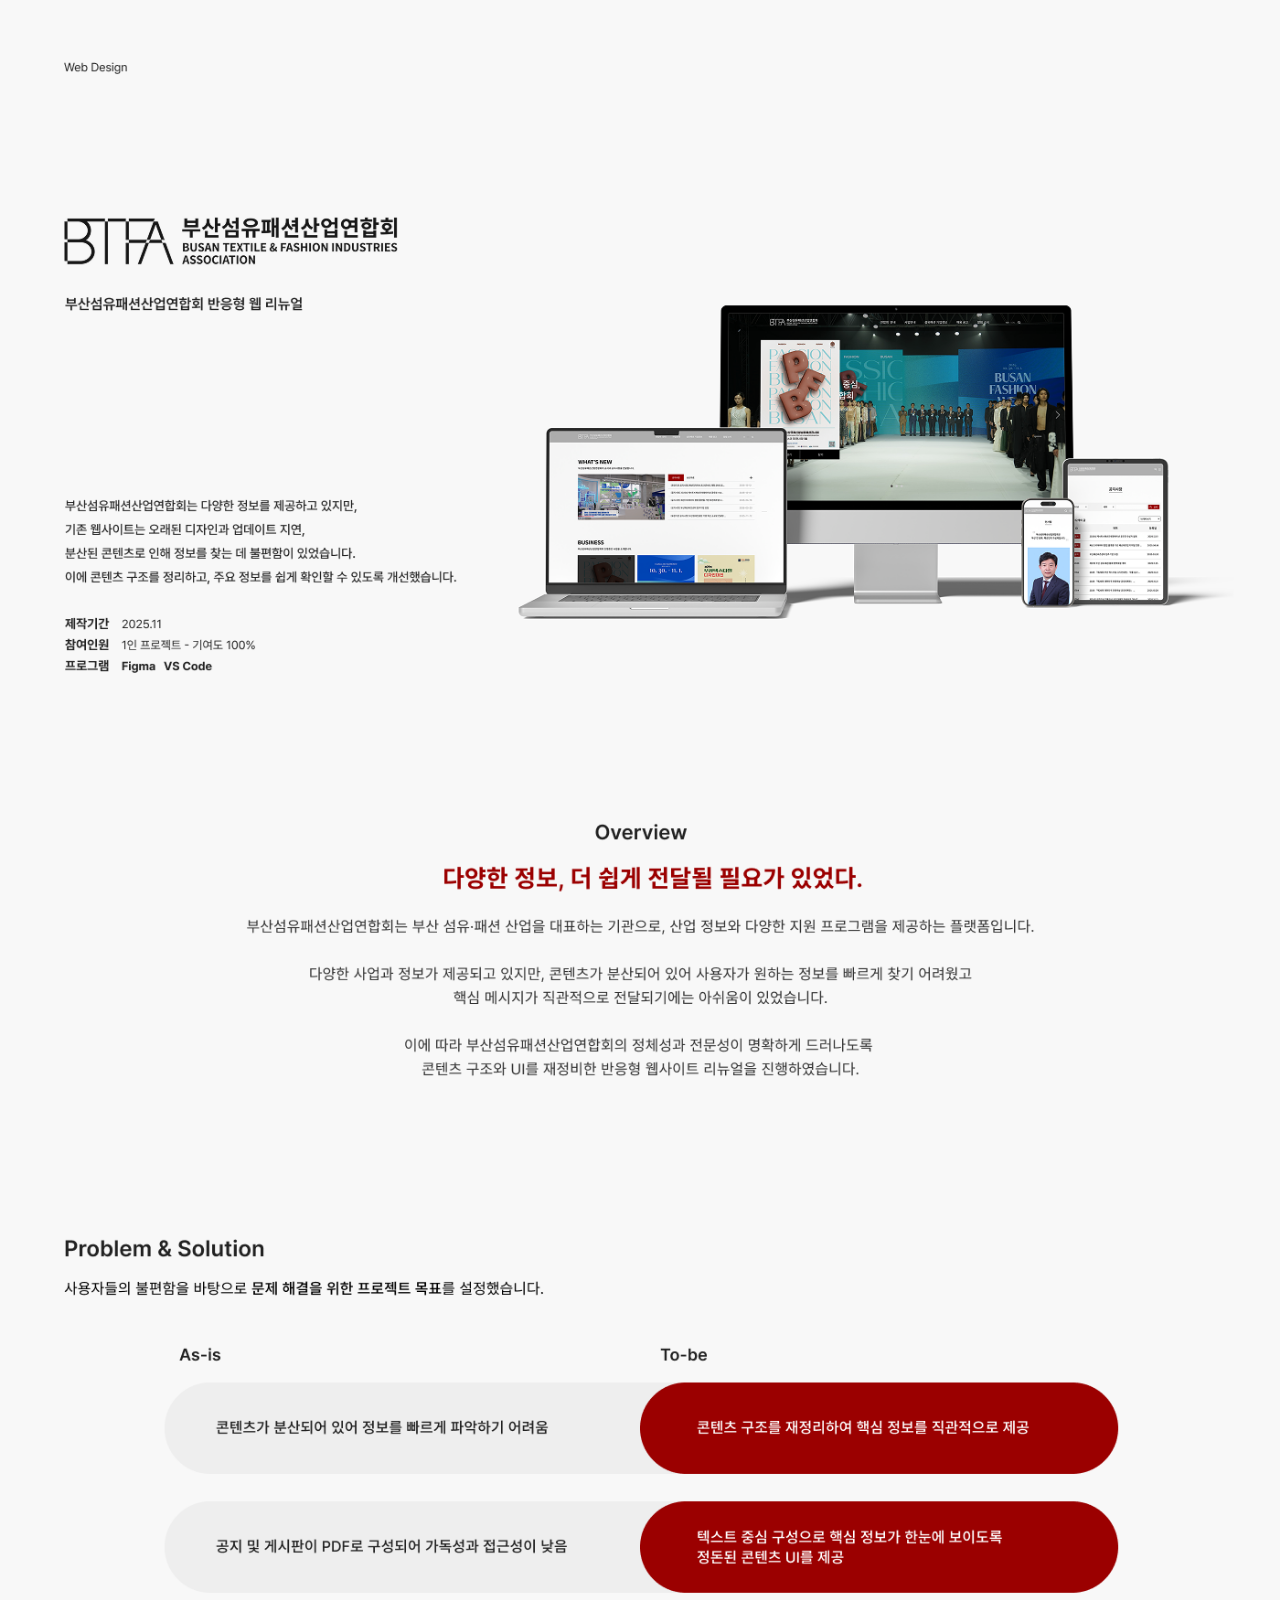
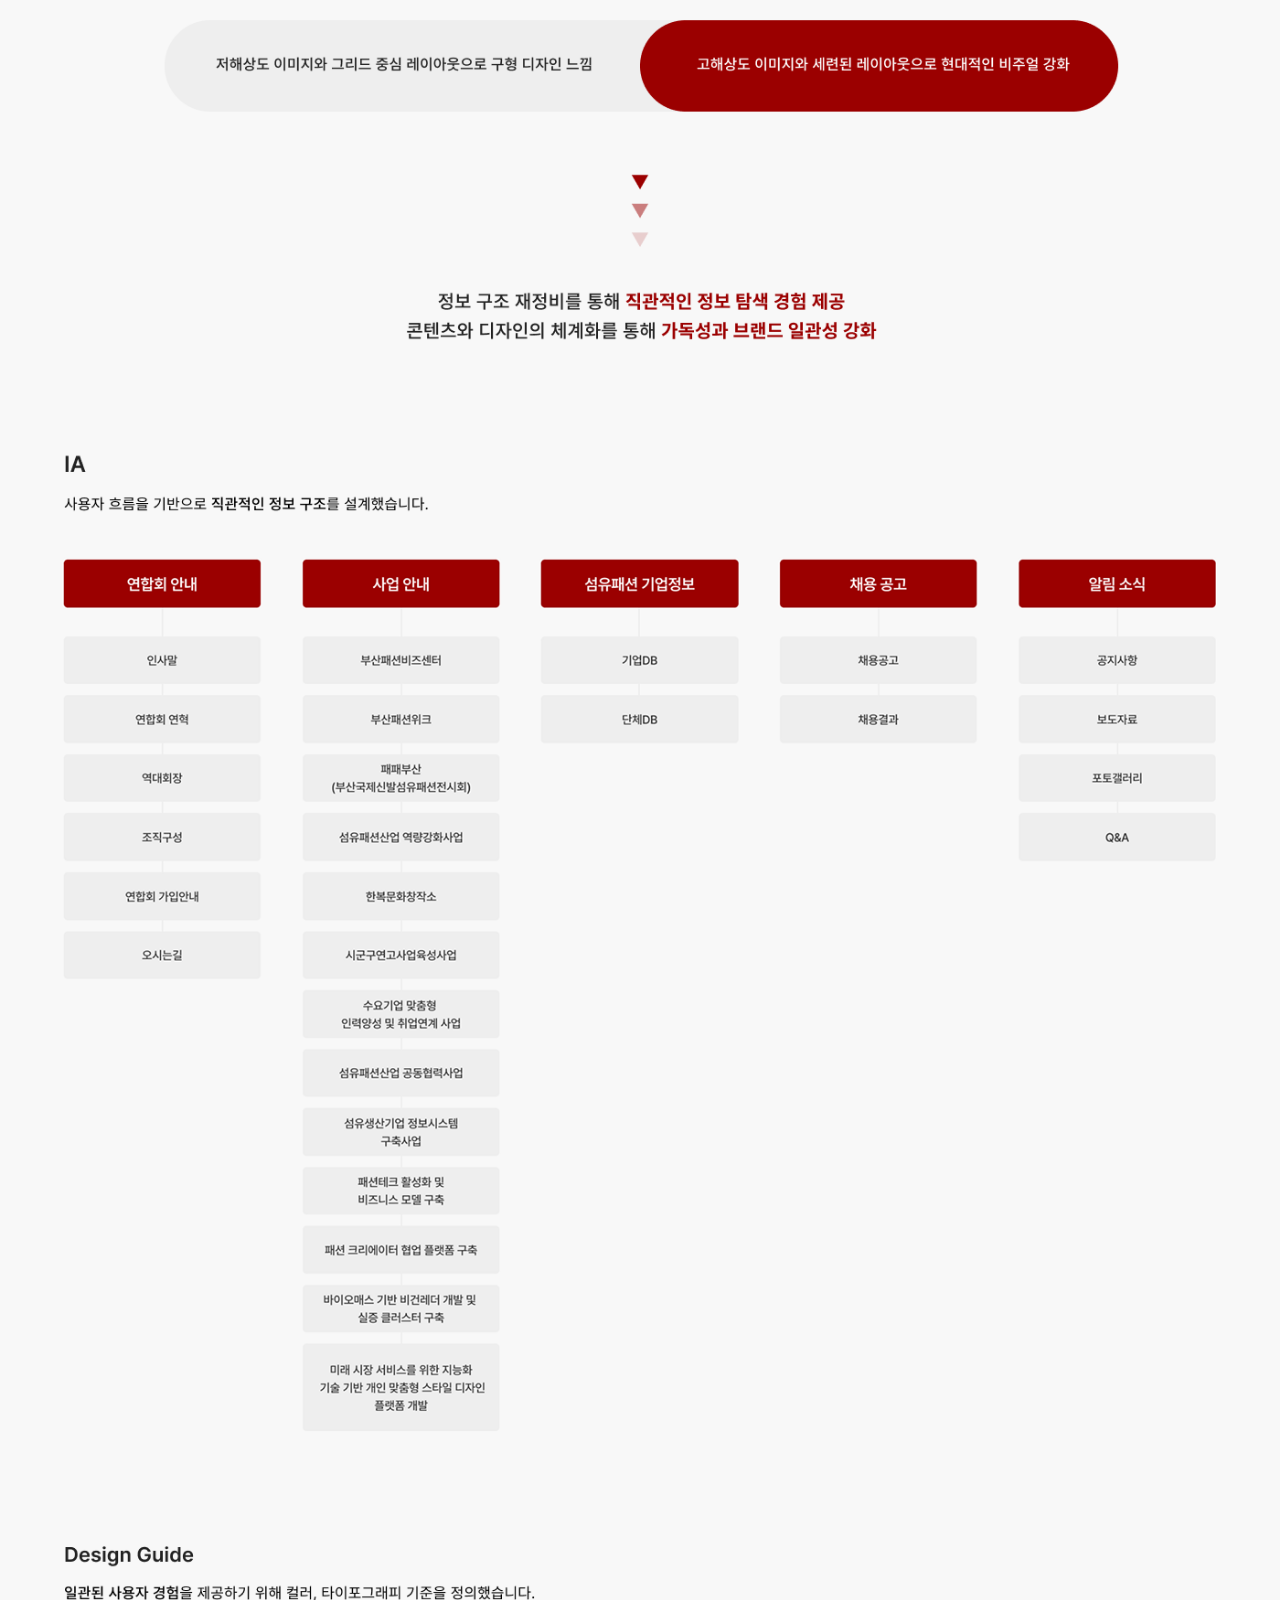
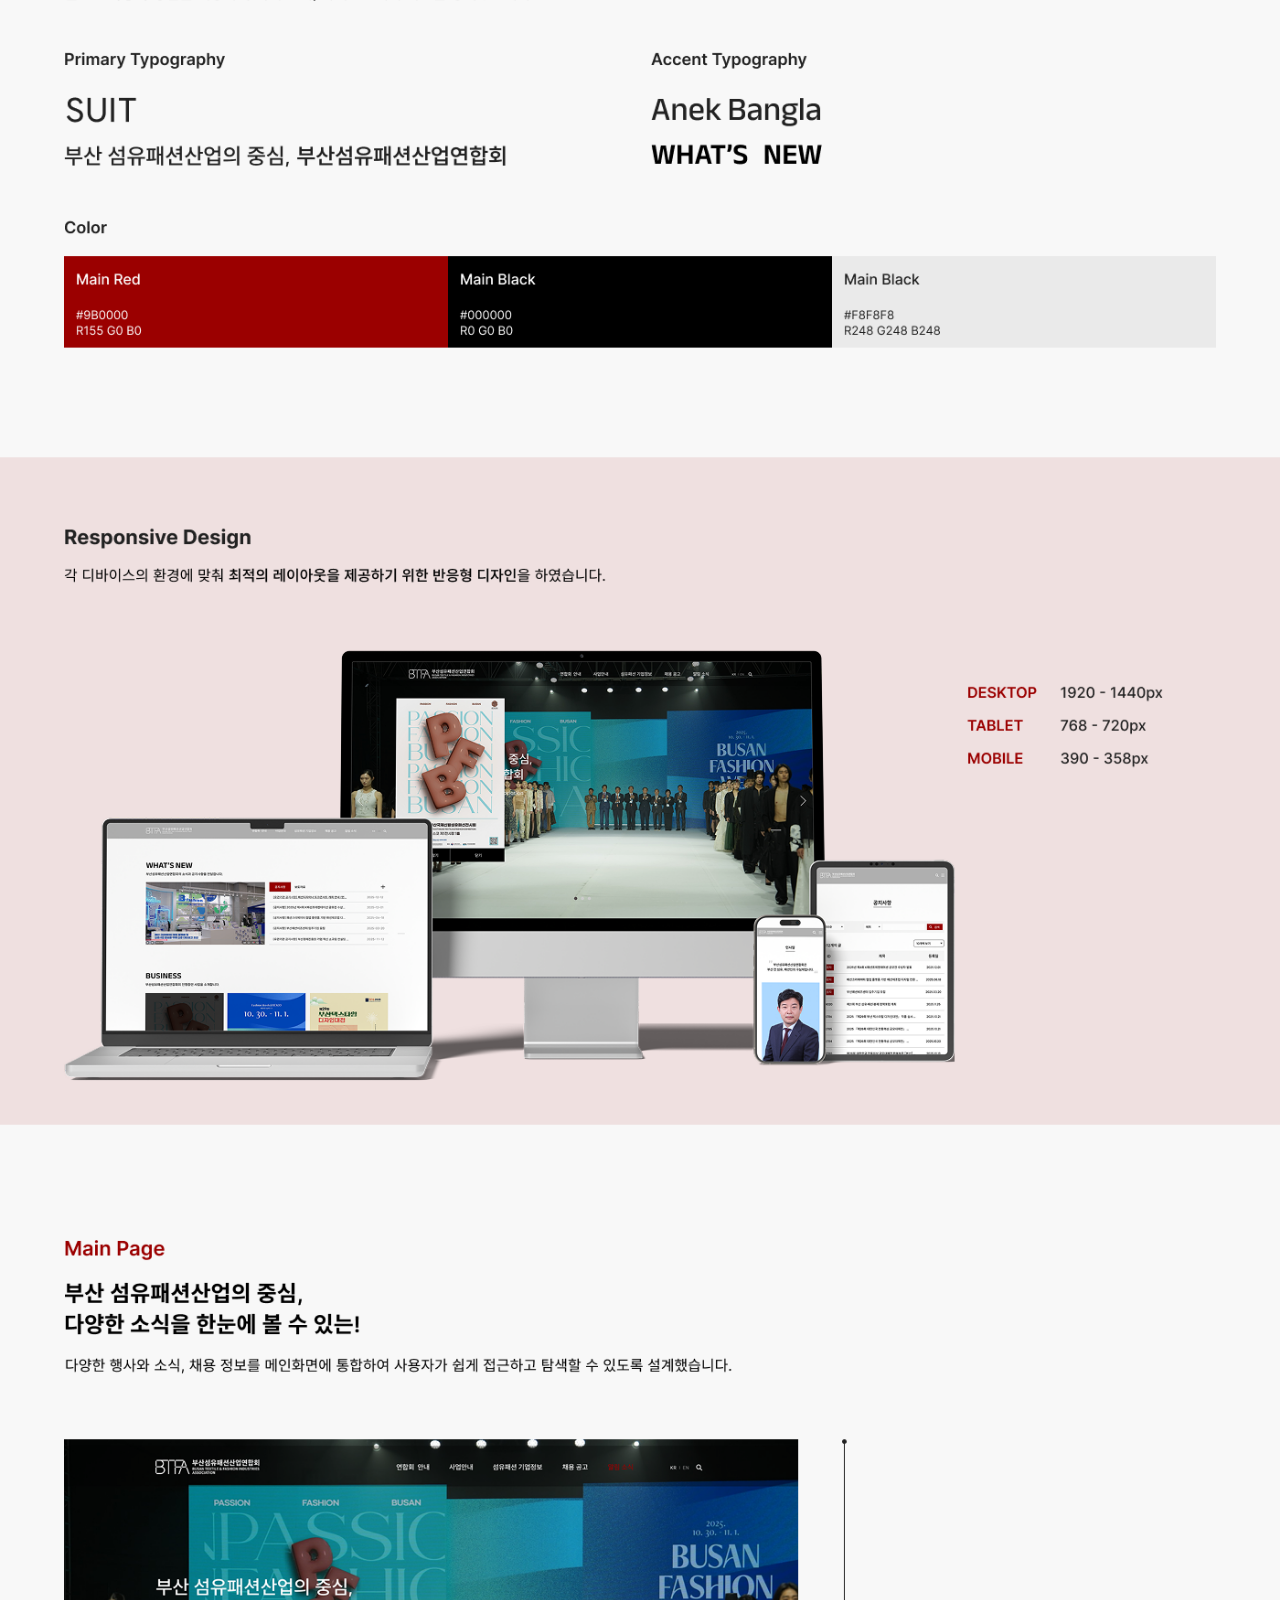
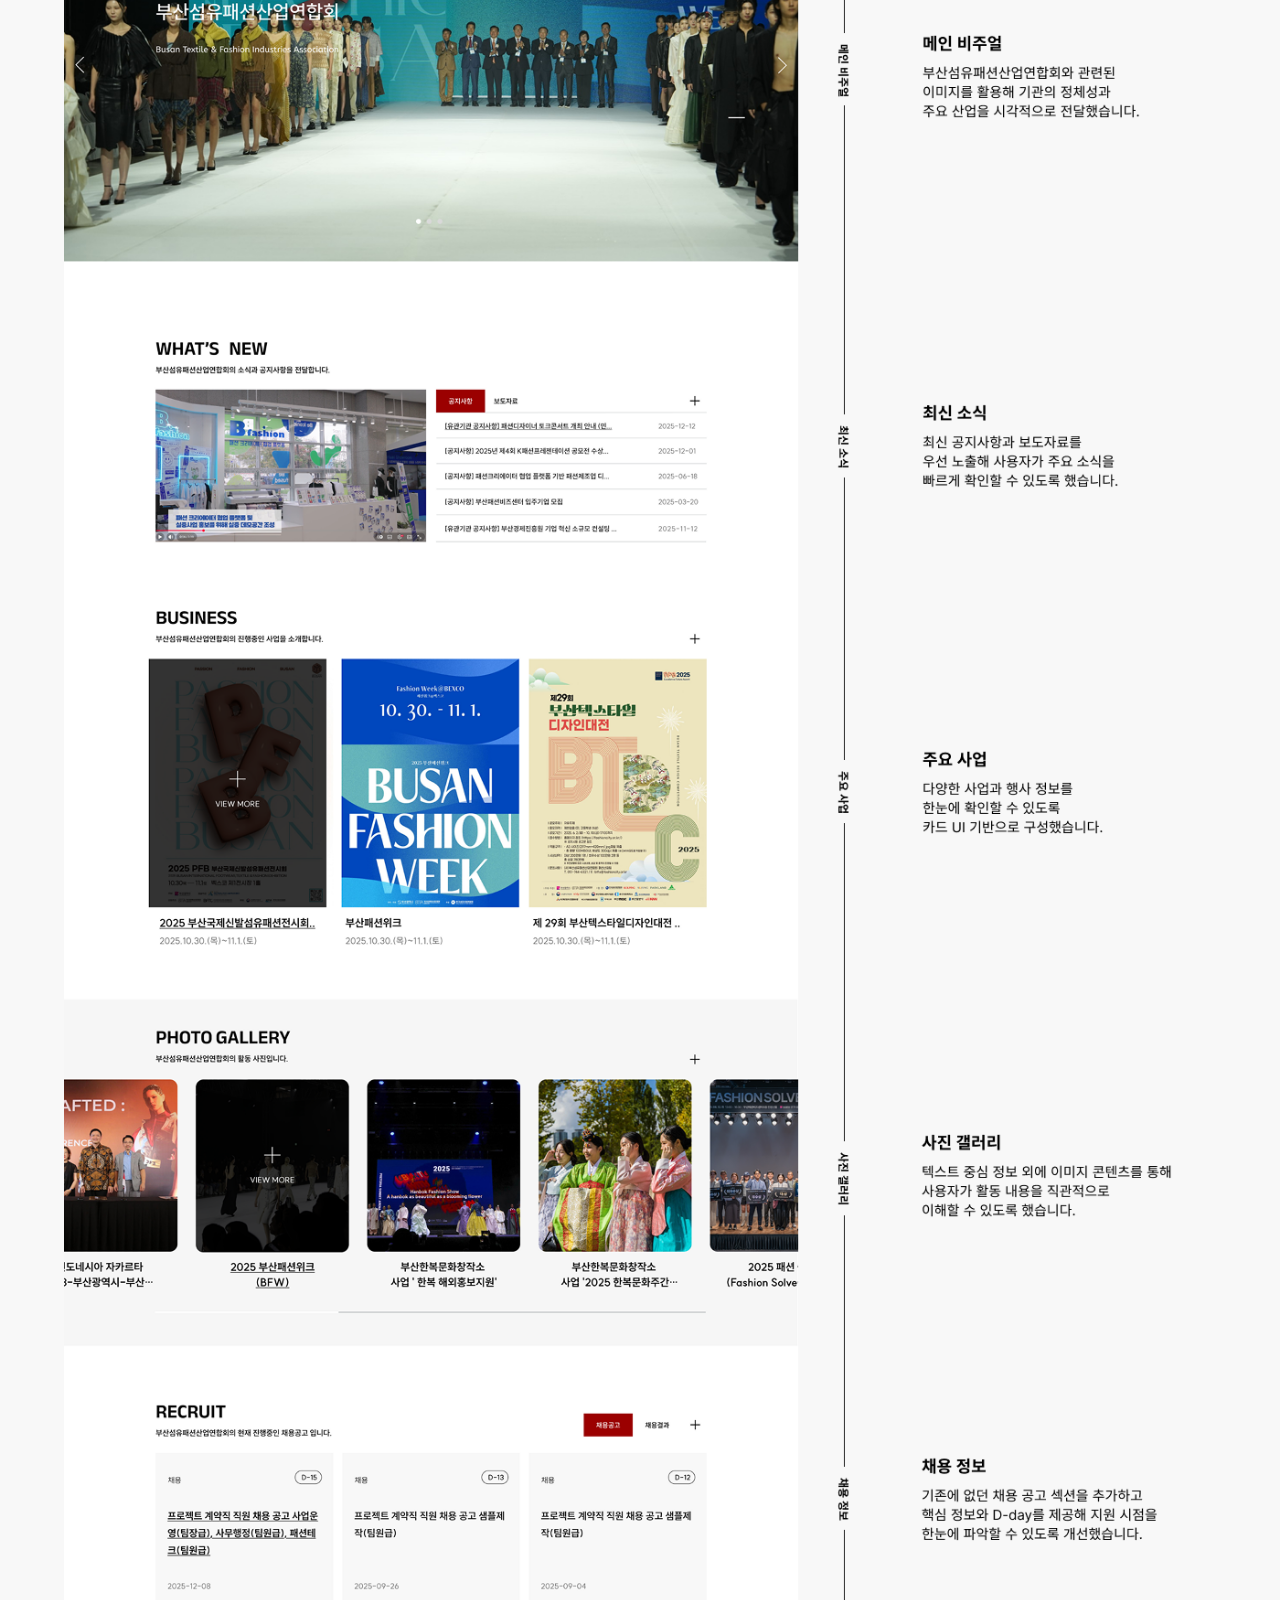
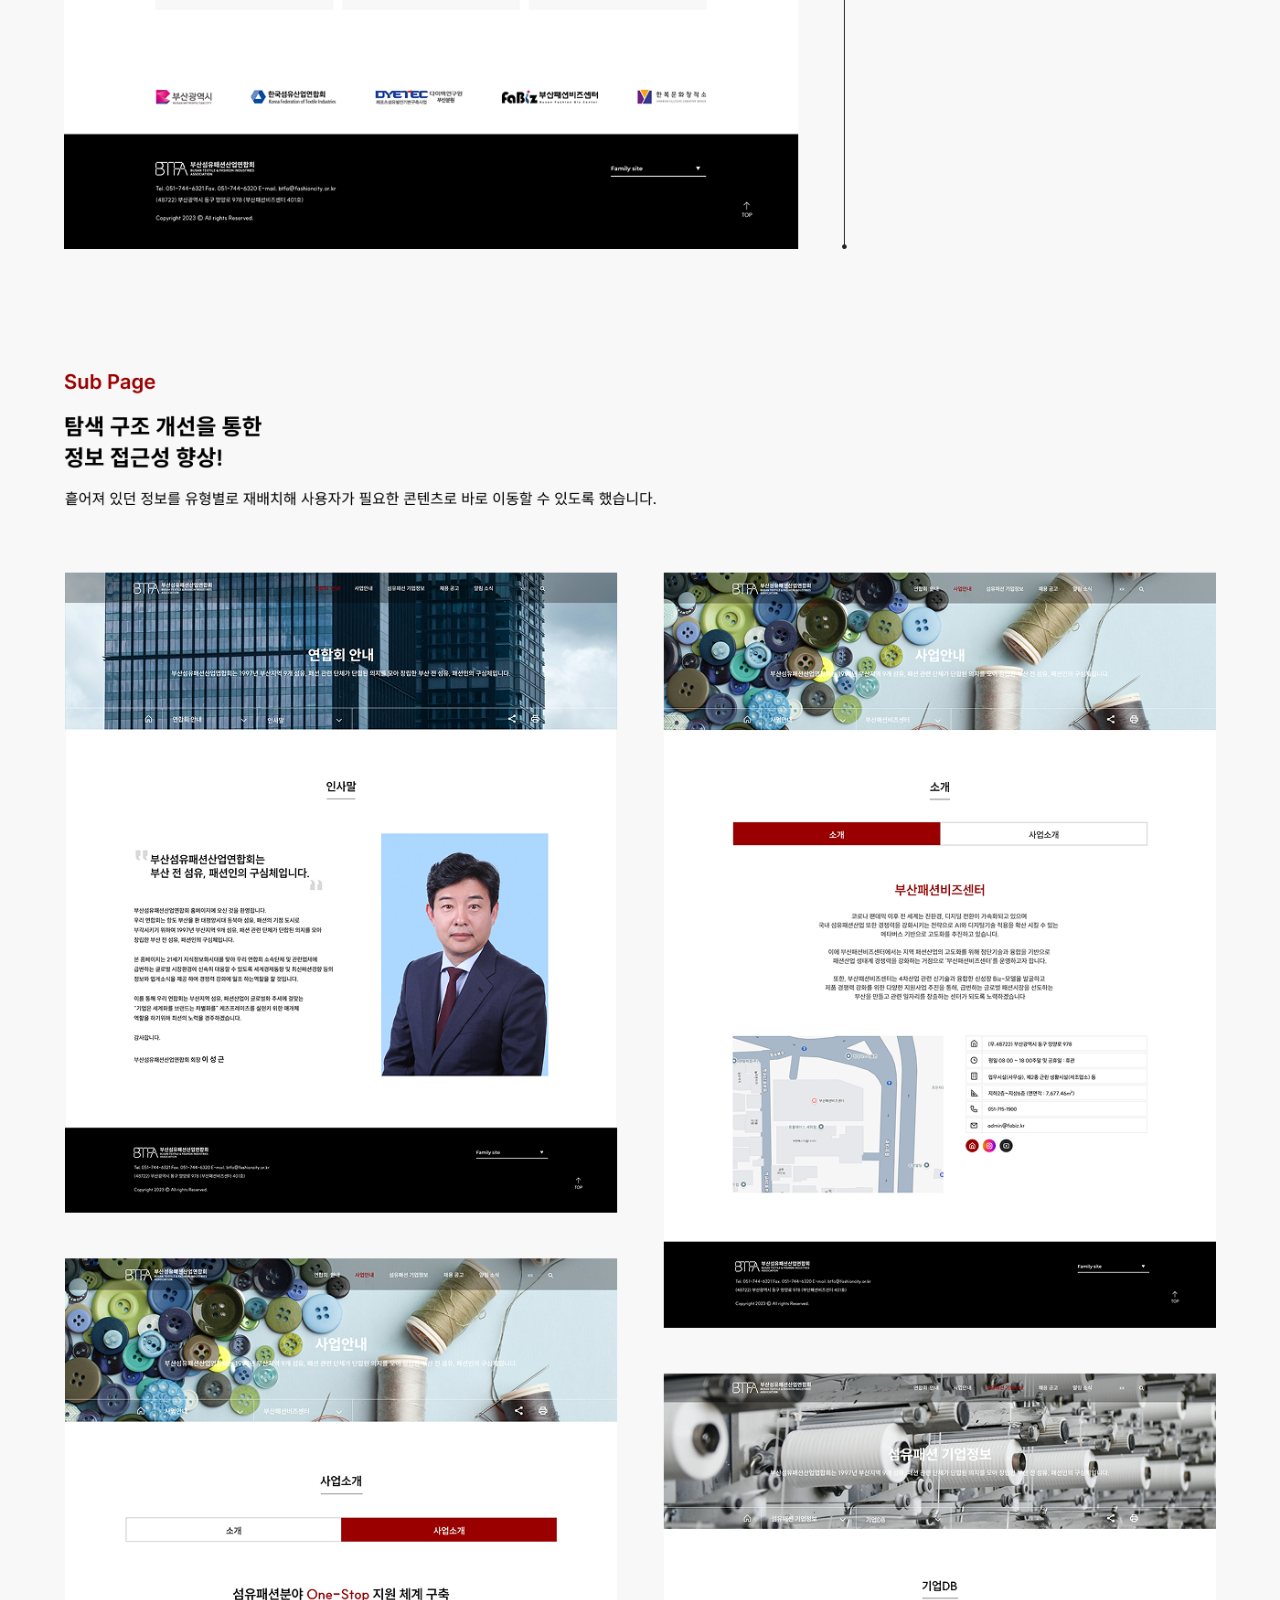
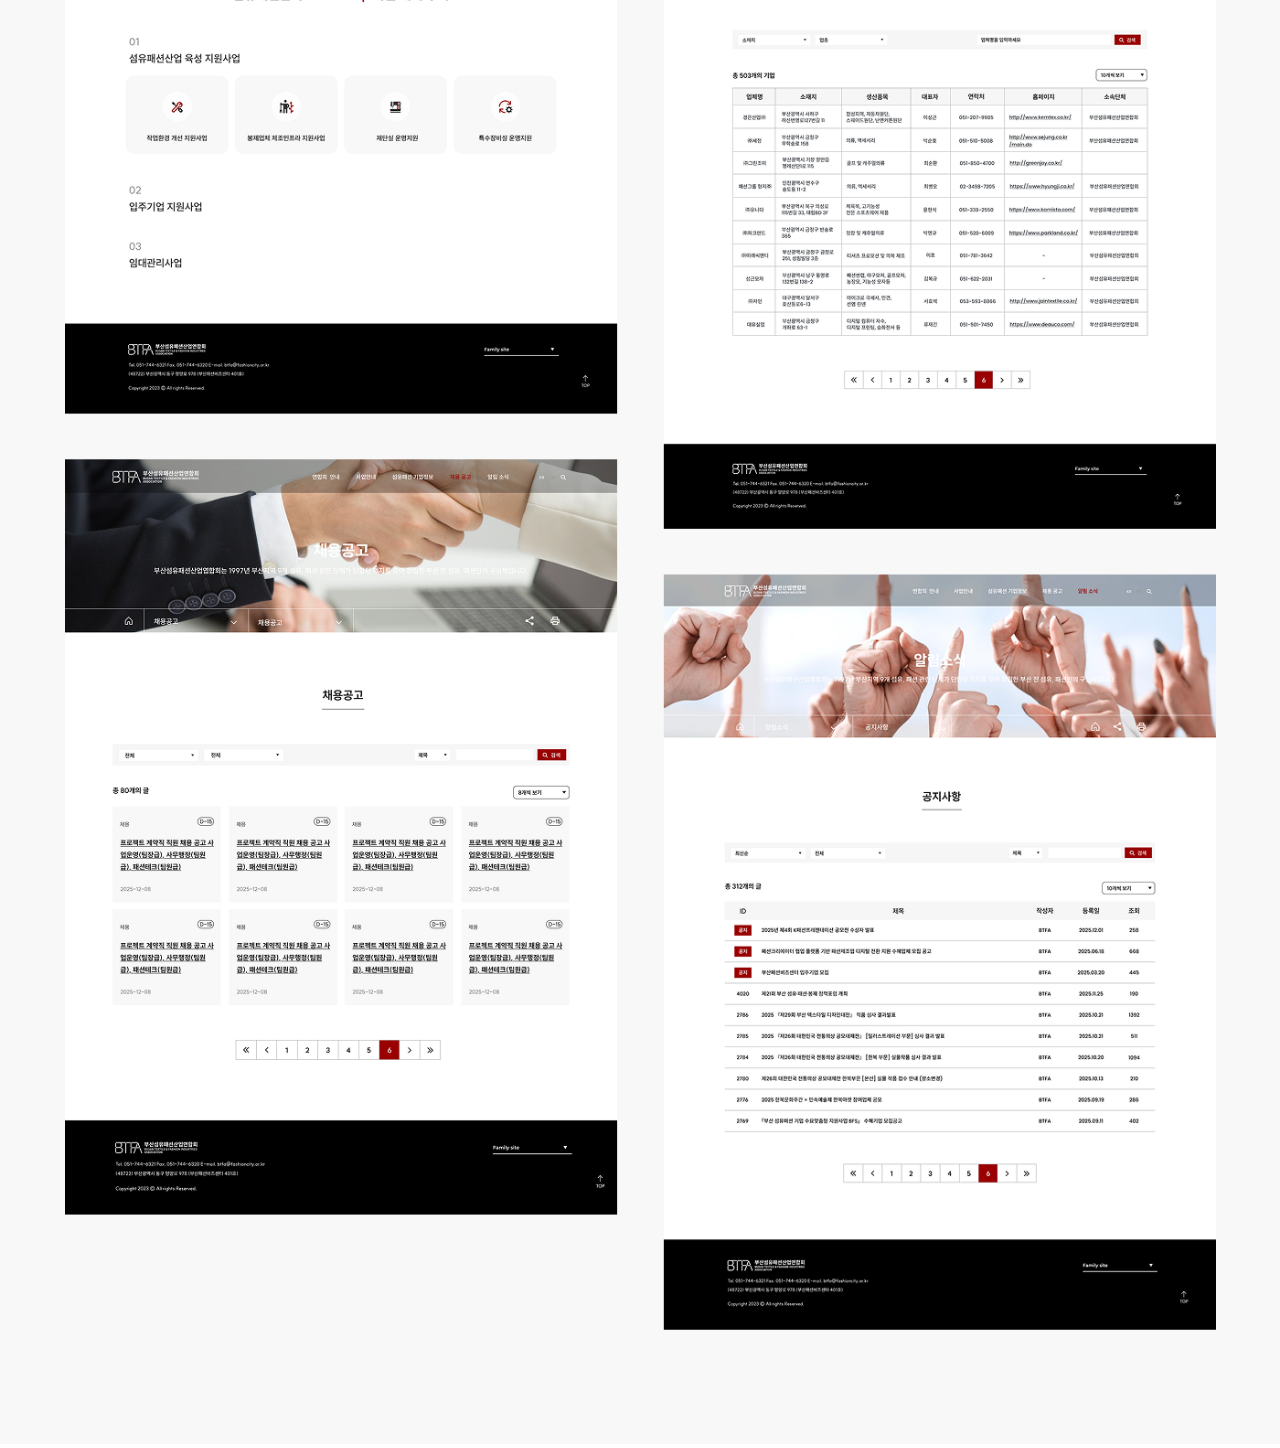
<file: link/btfa_design.html>
<!DOCTYPE html>
<html lang="ko">

<head>
  <meta charset="UTF-8">
  <meta name="viewport" content="width=device-width, initial-scale=1.0">
  <title>Btfa</title>
  <style>
    *{
      margin: 0;
      padding: 0;
    }
    #wrap{
      max-width: 1400px;
      margin: 0 auto;
    }
    #wrap img{
      width: 100%;
    }
  </style>
</head>

<body>
  <div id="wrap">
    <img src="../img/btfa_design.png" alt="부산섬유패션산업연합회 컨셉페이지">
  </div>
</body>

</html>
</file>
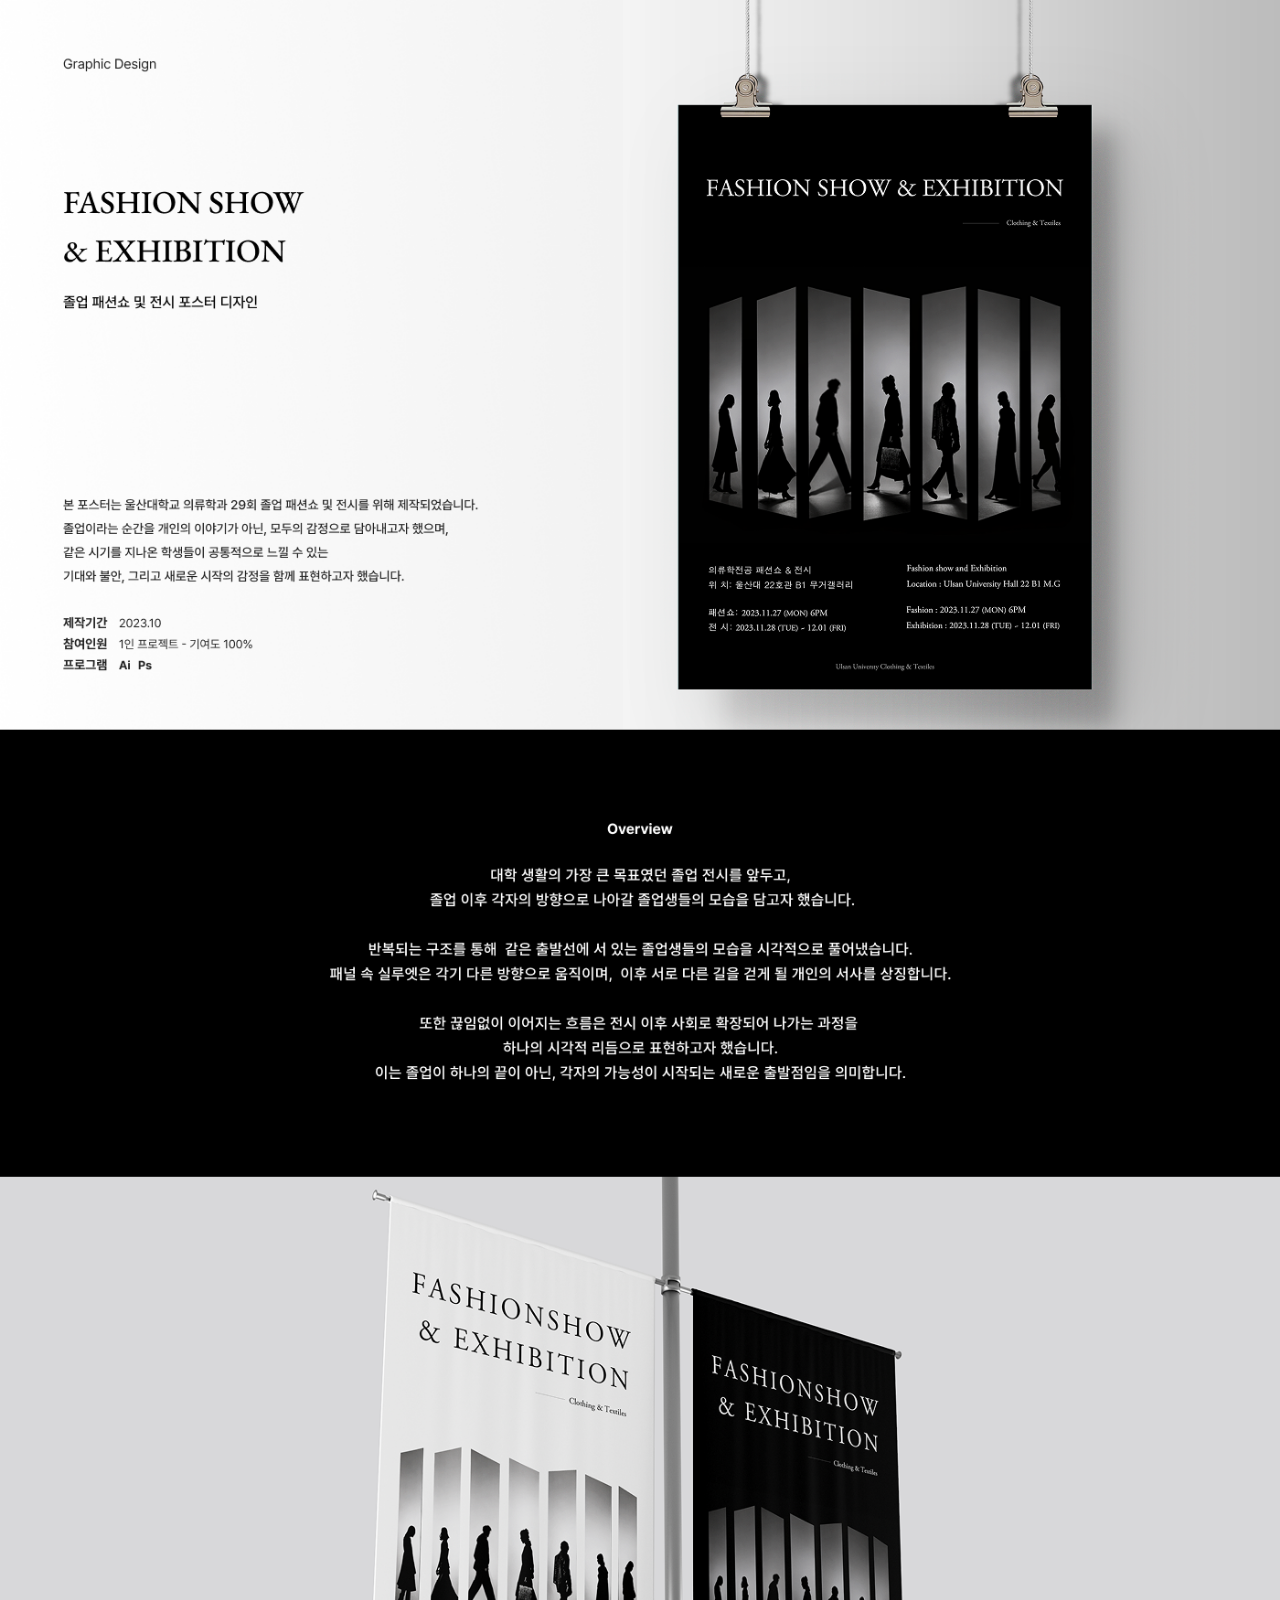
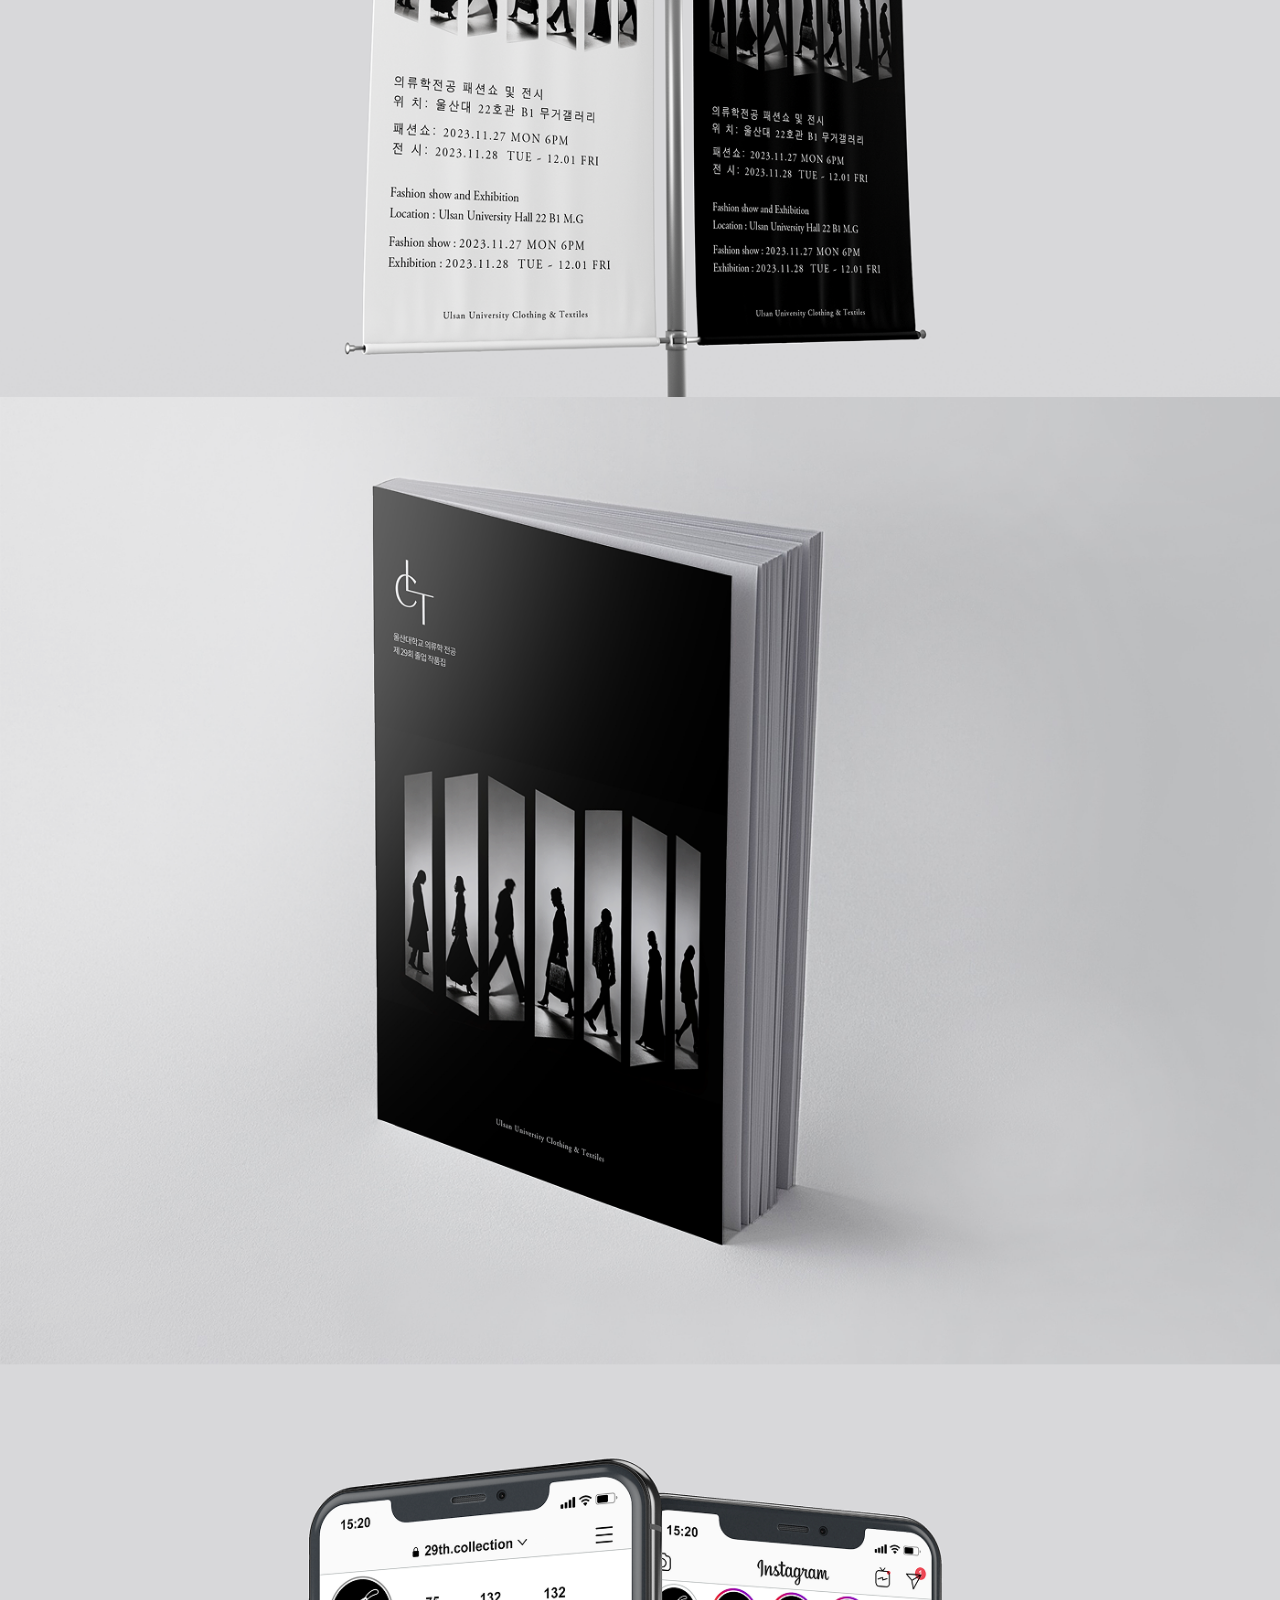
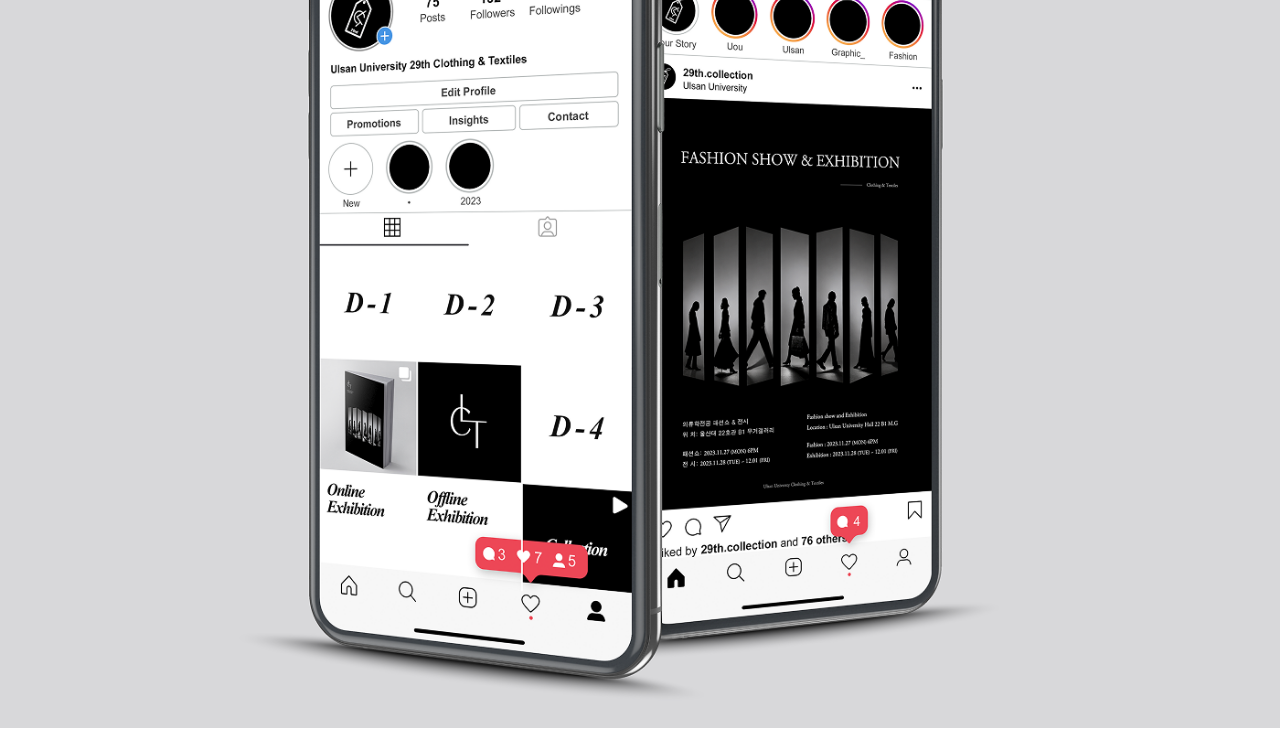
<file: link/fashionshow_design.html>
<!DOCTYPE html>
<html lang="ko">
<head>
  <meta charset="UTF-8">
  <meta name="viewport" content="width=device-width, initial-scale=1.0">
  <title>Fashion Show & Exhibition</title>
  <style>
    * {
      margin: 0;
      padding: 0;
    }

    #wrap {
      max-width: 1400px;
      margin: 0 auto;
    }

    #wrap img {
      width: 100%;
    }
  </style>
</head>
<body>
  <div id="wrap">
    <img src="../img/fashionshow_design.png" alt="졸업 전시 포스터">
  </div>
</body>
</html>
</file>
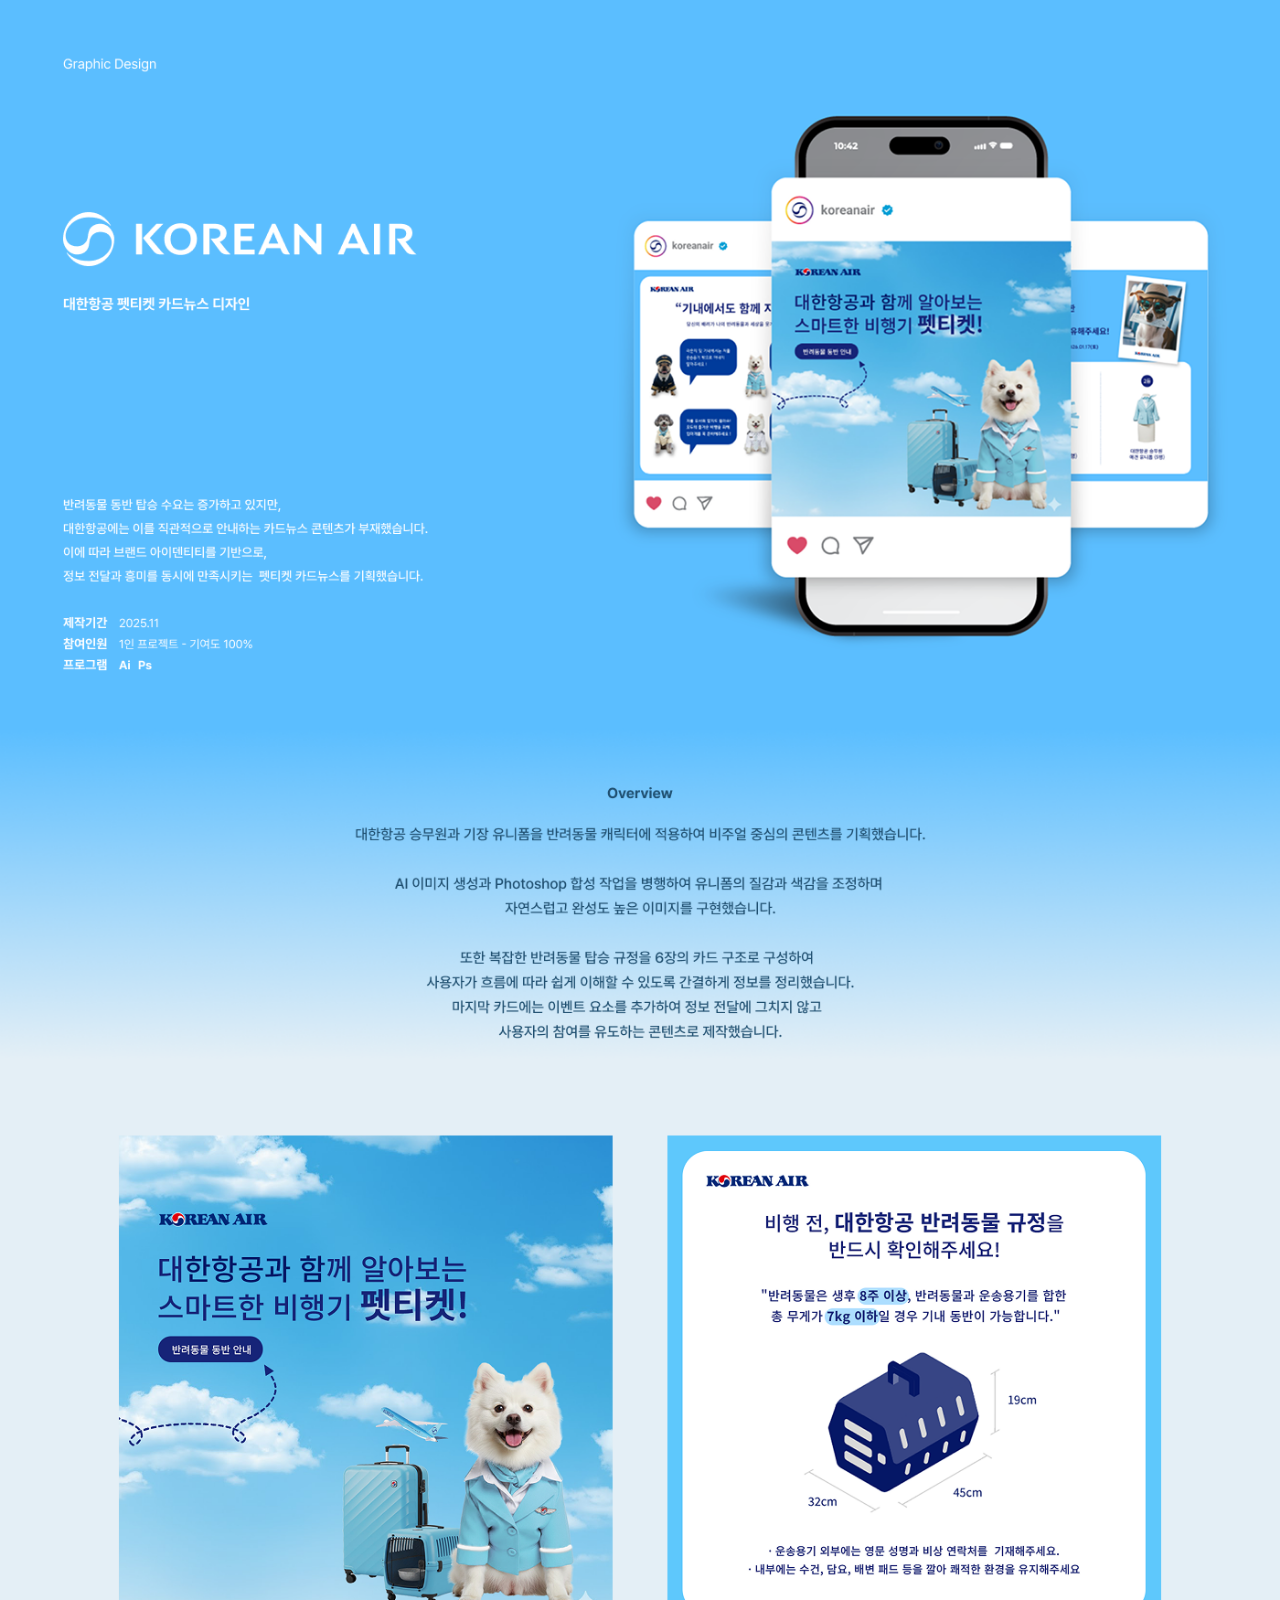
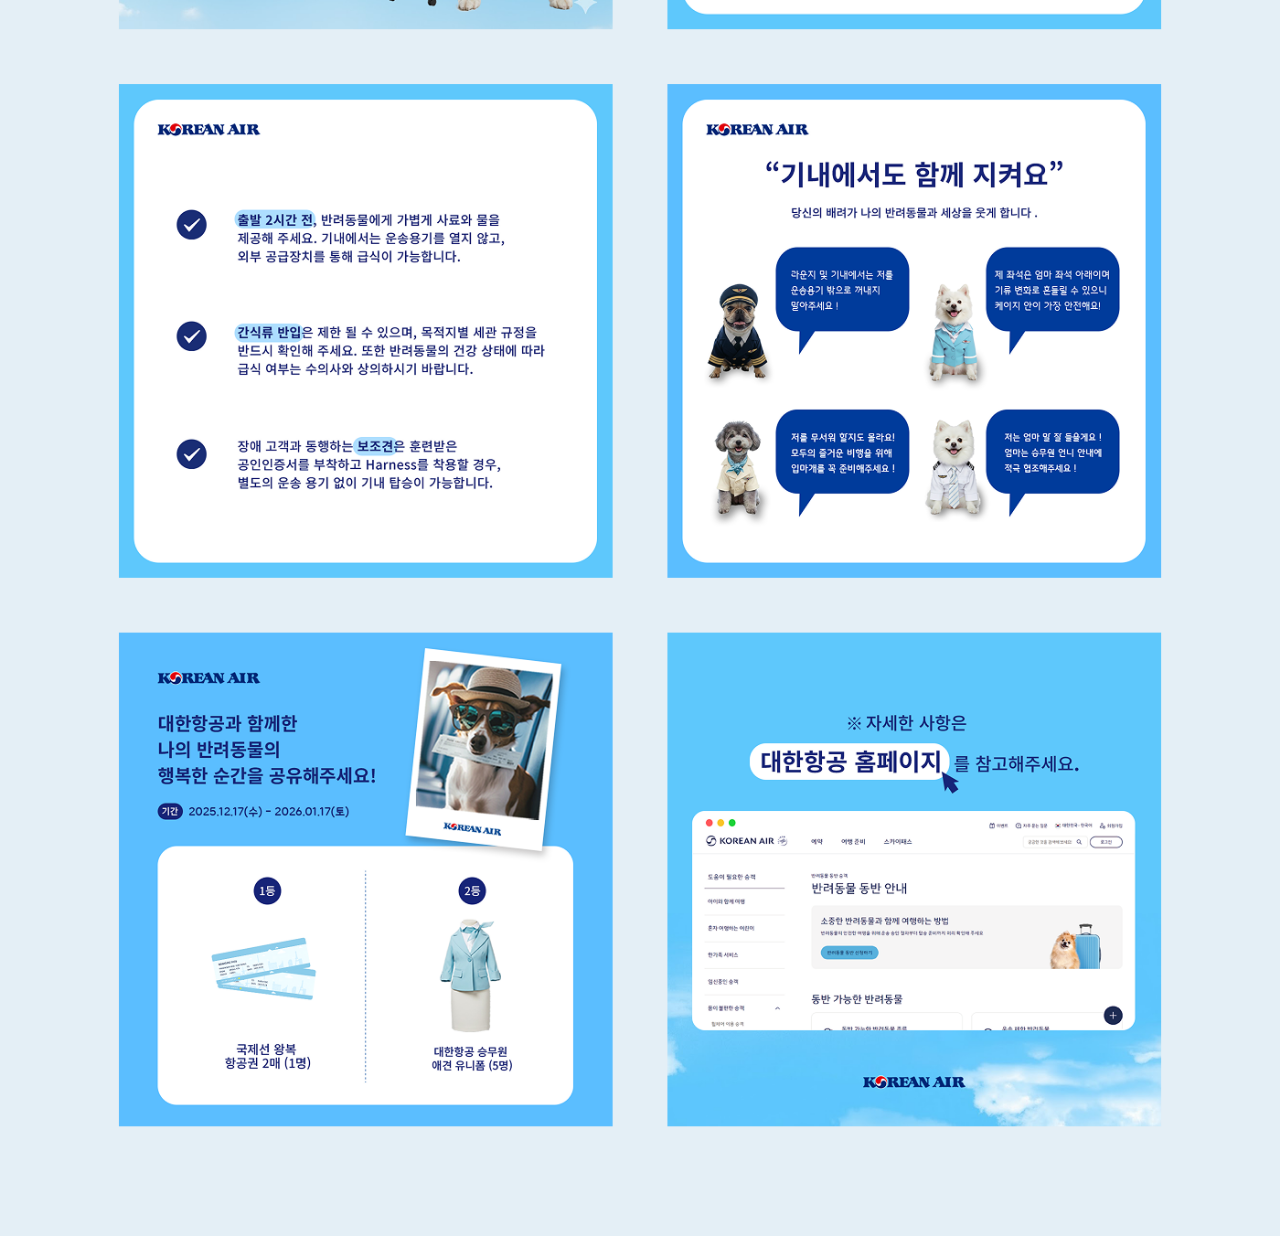
<file: link/koreanair_design.html>
<!DOCTYPE html>
<html lang="en">
<head>
  <meta charset="UTF-8">
  <meta name="viewport" content="width=device-width, initial-scale=1.0">
  <title>Korean Air</title>
  <style>
    * {
      margin: 0;
      padding: 0;
    }

    #wrap {
      max-width: 1400px;
      margin: 0 auto;
    }

    #wrap img {
      width: 100%;
    }
  </style>
</head>
<body>
  <div id="wrap">
    <img src="../img/koreanair_design.png" alt="대한항공 컨셉페이지">
  </div>
</body>
</html>
</file>
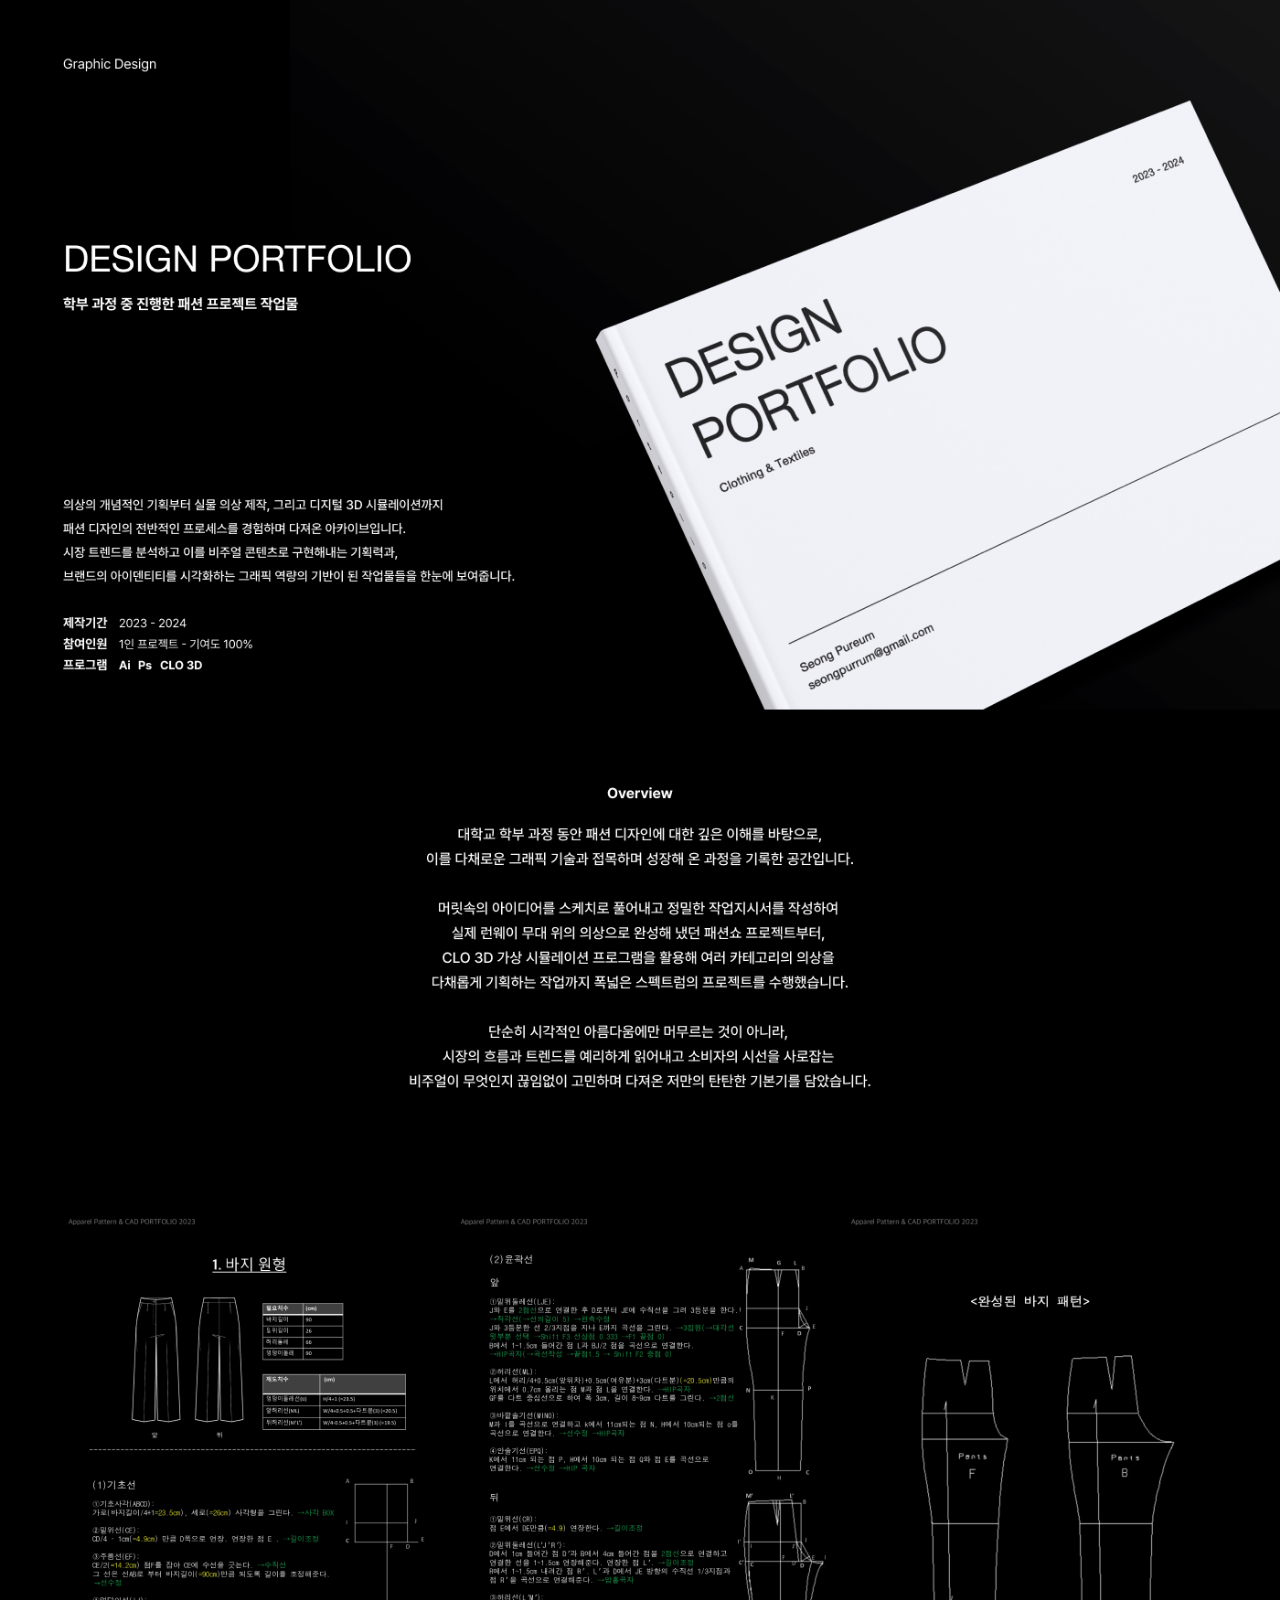
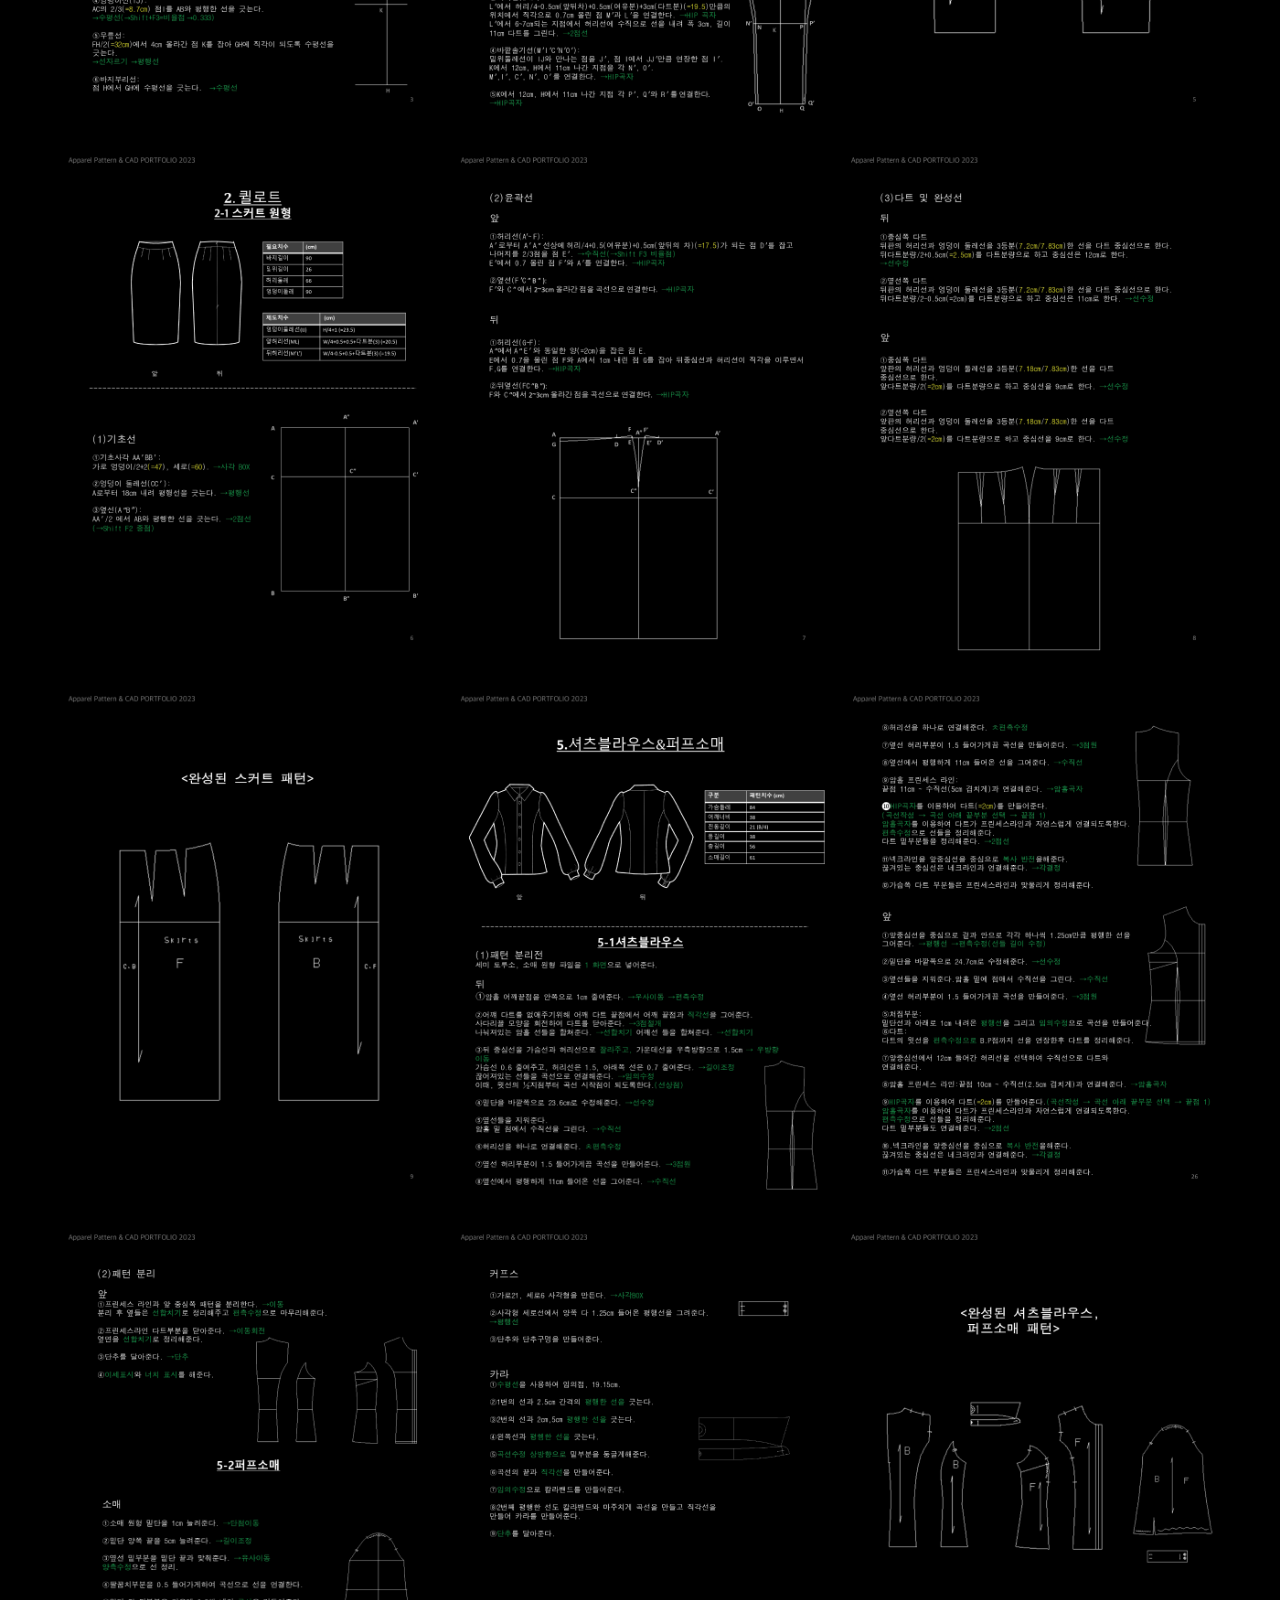
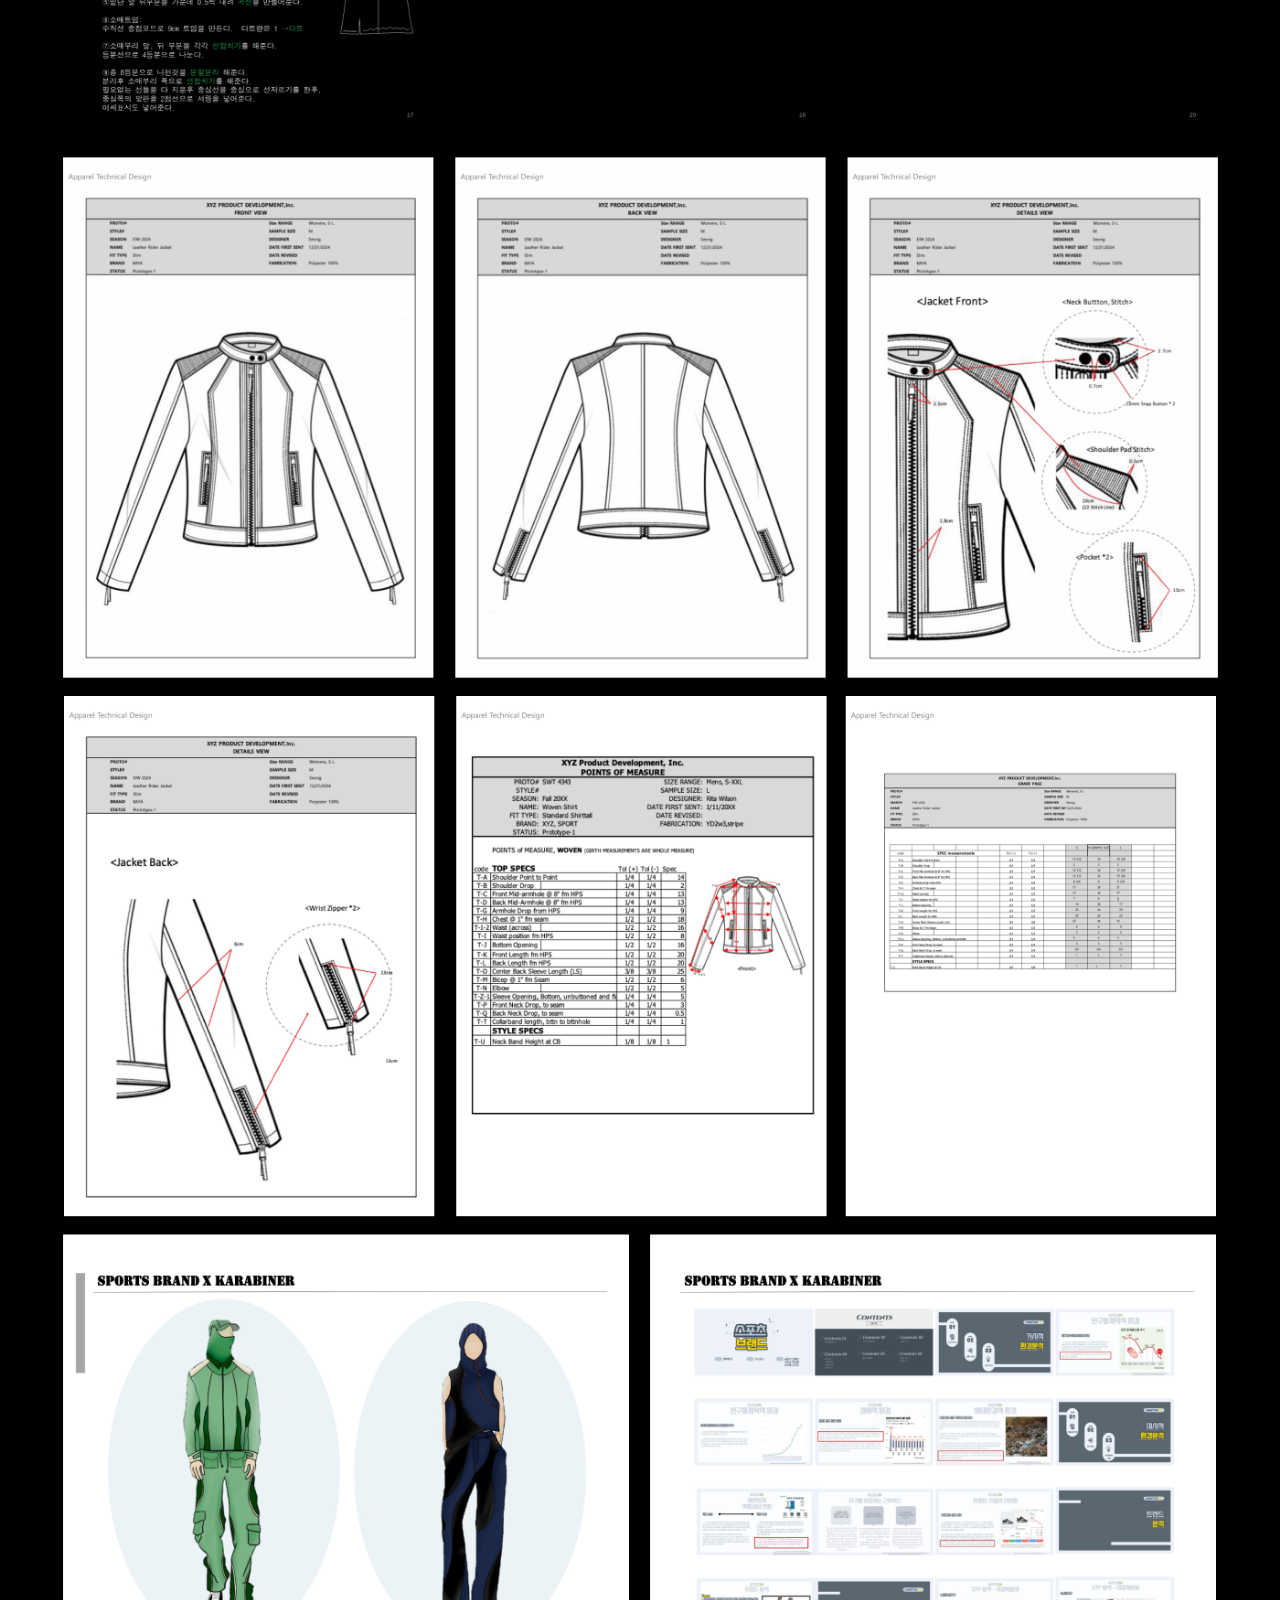
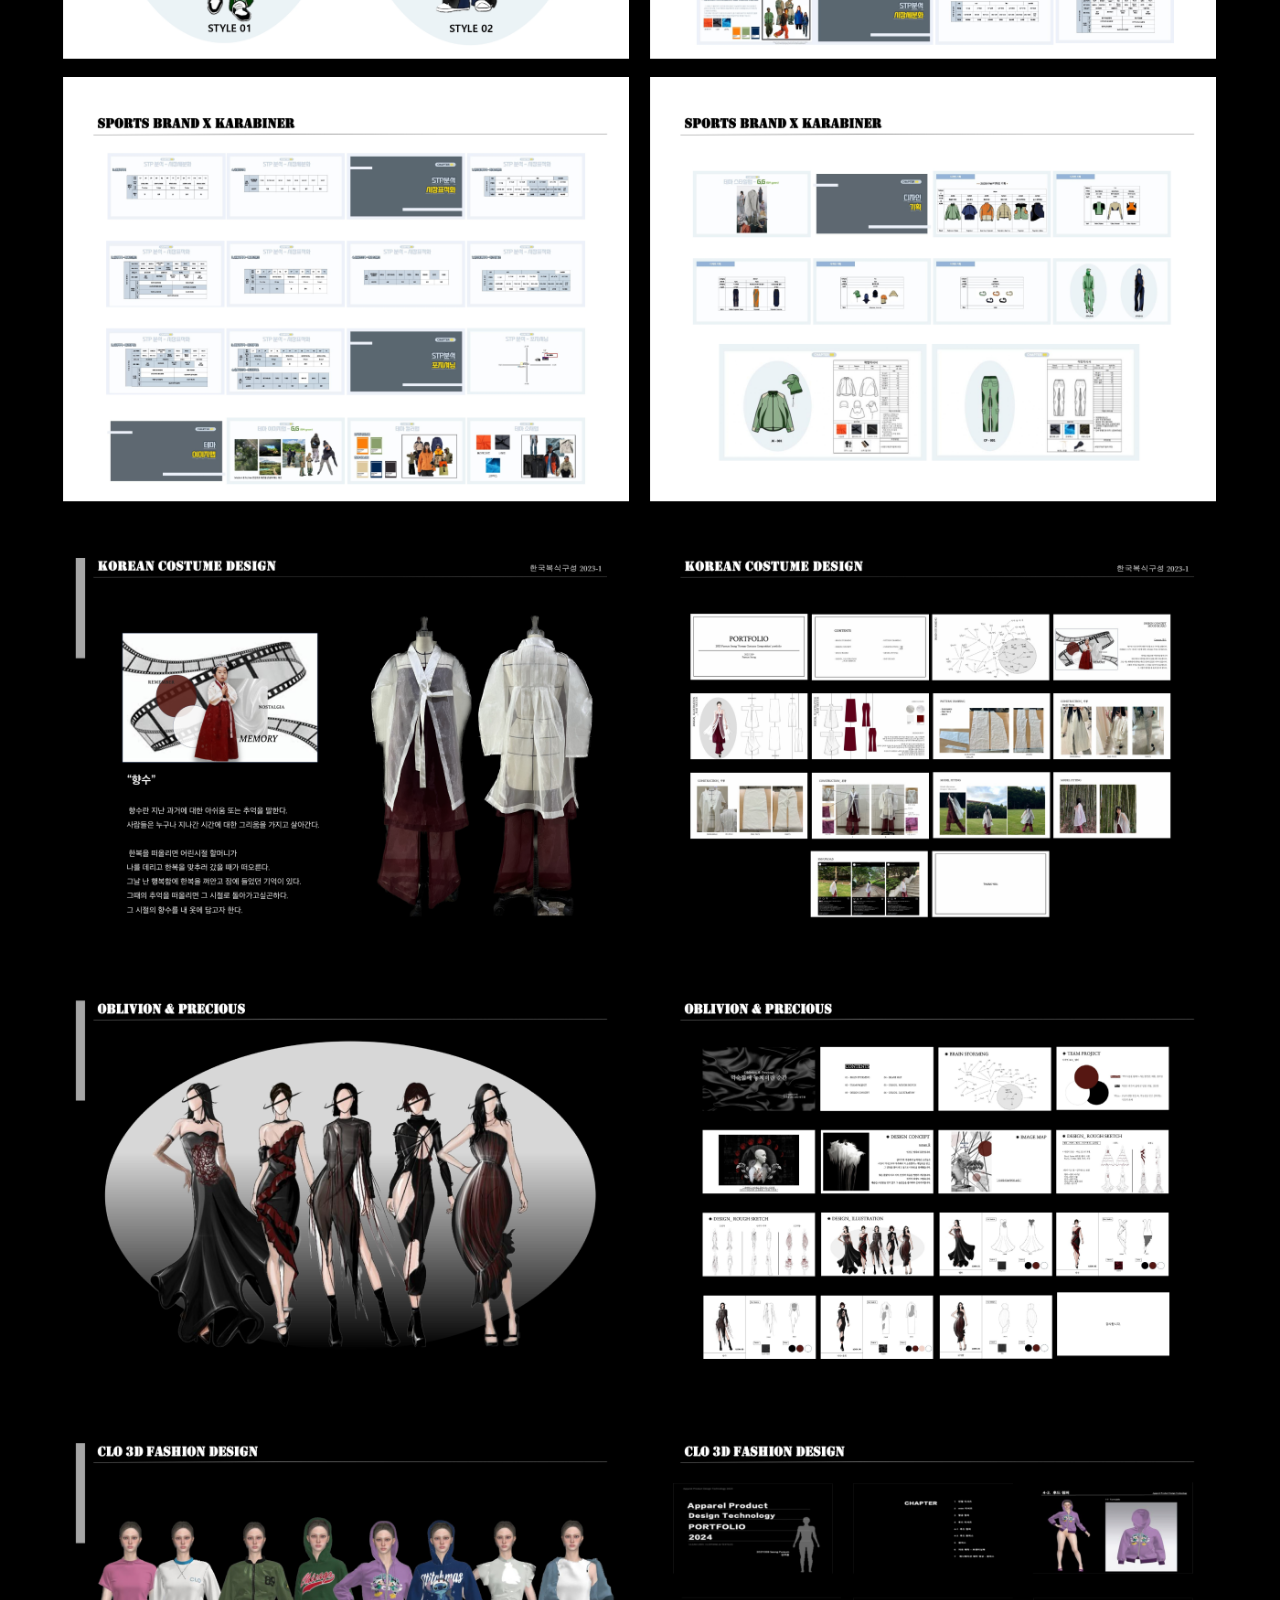
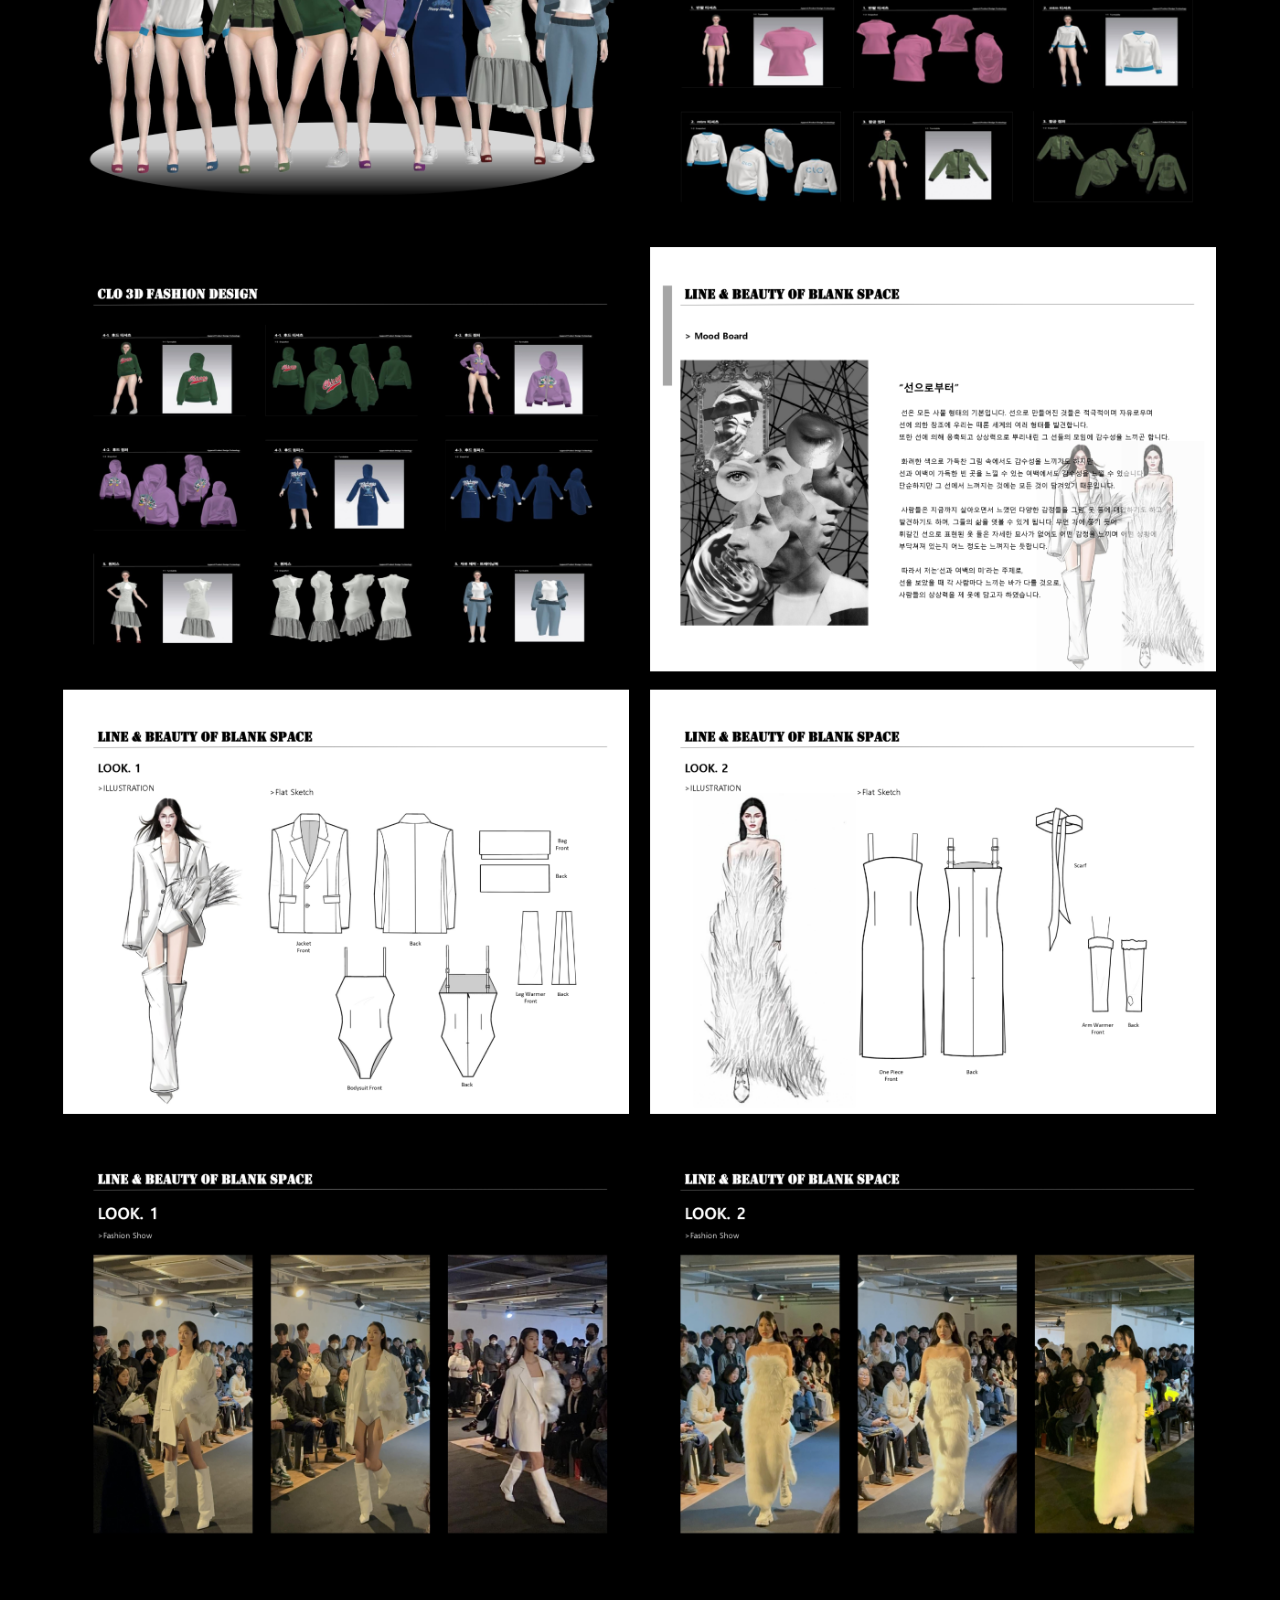
<file: link/portfolio_design.html>
<!DOCTYPE html>
<html lang="ko">

<head>
  <meta charset="UTF-8">
  <meta name="viewport" content="width=device-width, initial-scale=1.0">
  <title>Design Portfolio</title>
  <style>
    *{
      margin: 0;
      padding: 0;
    }
    #wrap{
      max-width: 1400px;
      margin: 0 auto;
    }
    #wrap img{
      width: 100%;
    }
  </style>
</head>

<body>
  <div id="wrap">
    <img src="../img/portfolio_design.png" alt="포트폴리오 컨셉페이지">
  </div>
</body>

</html>
</file>
